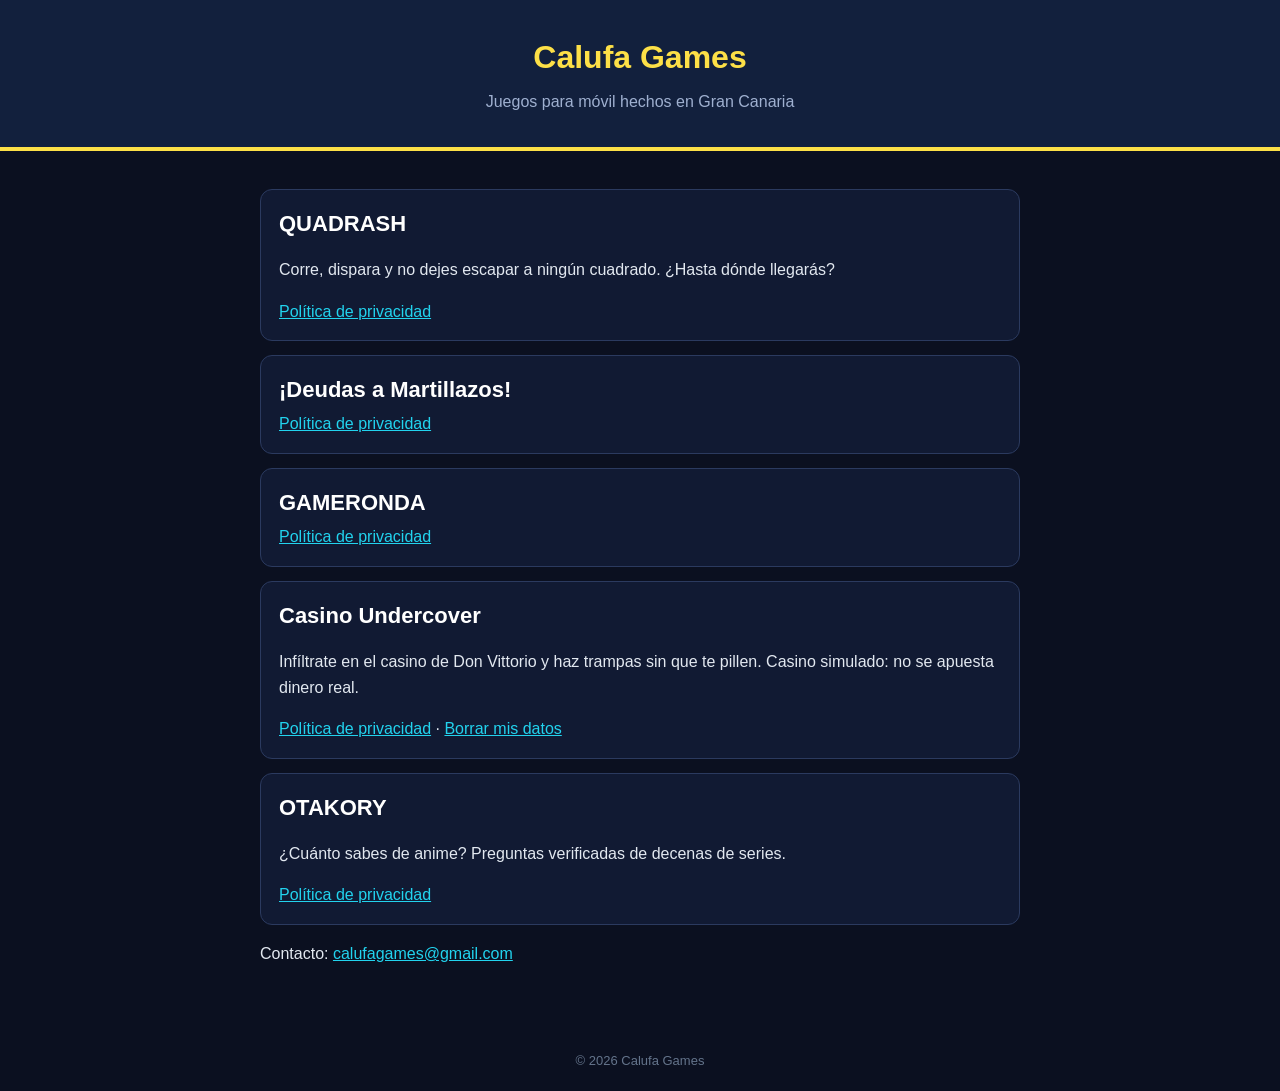
<file: index.html>
<!doctype html>
<html lang="es">
<head>
<meta charset="utf-8">
<meta name="viewport" content="width=device-width,initial-scale=1">
<title>Calufa Games</title>
<style>
  body{margin:0;background:#0b1020;color:#e2e8f0;font-family:Arial,Helvetica,sans-serif;line-height:1.6}
  header{background:#12203d;border-bottom:4px solid #fde047;padding:32px 20px;text-align:center}
  h1{margin:0;color:#fde047;font-size:32px}
  header p{margin:6px 0 0;color:#9fb0d0}
  main{max-width:760px;margin:0 auto;padding:24px 20px 48px}
  .game{background:#111a33;border:1px solid #2b3a5f;border-radius:12px;padding:16px 18px;margin:14px 0}
  .game h2{margin:0 0 4px;color:#fff;font-size:22px}
  a{color:#22d3ee}
  footer{text-align:center;color:#64748b;font-size:13px;padding:20px}
</style>
</head>
<body>
<header>
  <h1>Calufa Games</h1>
  <p>Juegos para móvil hechos en Gran Canaria</p>
</header>
<main>
  <div class="game">
    <h2>QUADRASH</h2>
    <p>Corre, dispara y no dejes escapar a ningún cuadrado. ¿Hasta dónde llegarás?</p>
    <a href="https://calufagames-art.github.io/quadrash-privacidad.html">Política de privacidad</a>
  </div>
  <div class="game">
    <h2>¡Deudas a Martillazos!</h2>
    <a href="https://calufagames-art.github.io/deudas-privacidad.html">Política de privacidad</a>
  </div>
  <div class="game">
    <h2>GAMERONDA</h2>
    <a href="https://calufagames-art.github.io/gameronda-privacidad.html">Política de privacidad</a>
  </div>
  <div class="game">
    <h2>Casino Undercover</h2>
    <p>Infíltrate en el casino de Don Vittorio y haz trampas sin que te pillen. Casino simulado: no se apuesta dinero real.</p>
    <a href="https://calufagames-art.github.io/casino-undercover/privacidad.html">Política de privacidad</a> ·
    <a href="https://calufagames-art.github.io/casino-undercover/borrar-datos.html">Borrar mis datos</a>
  </div>
  <div class="game">
    <h2>OTAKORY</h2>
    <p>¿Cuánto sabes de anime? Preguntas verificadas de decenas de series.</p>
    <a href="https://calufagames-art.github.io/otakory-privacidad.html">Política de privacidad</a>
  </div>
  <p>Contacto: <a href="mailto:calufagames@gmail.com">calufagames@gmail.com</a></p>
</main>
<footer>© 2026 Calufa Games</footer>
</body>
</html>
</file>
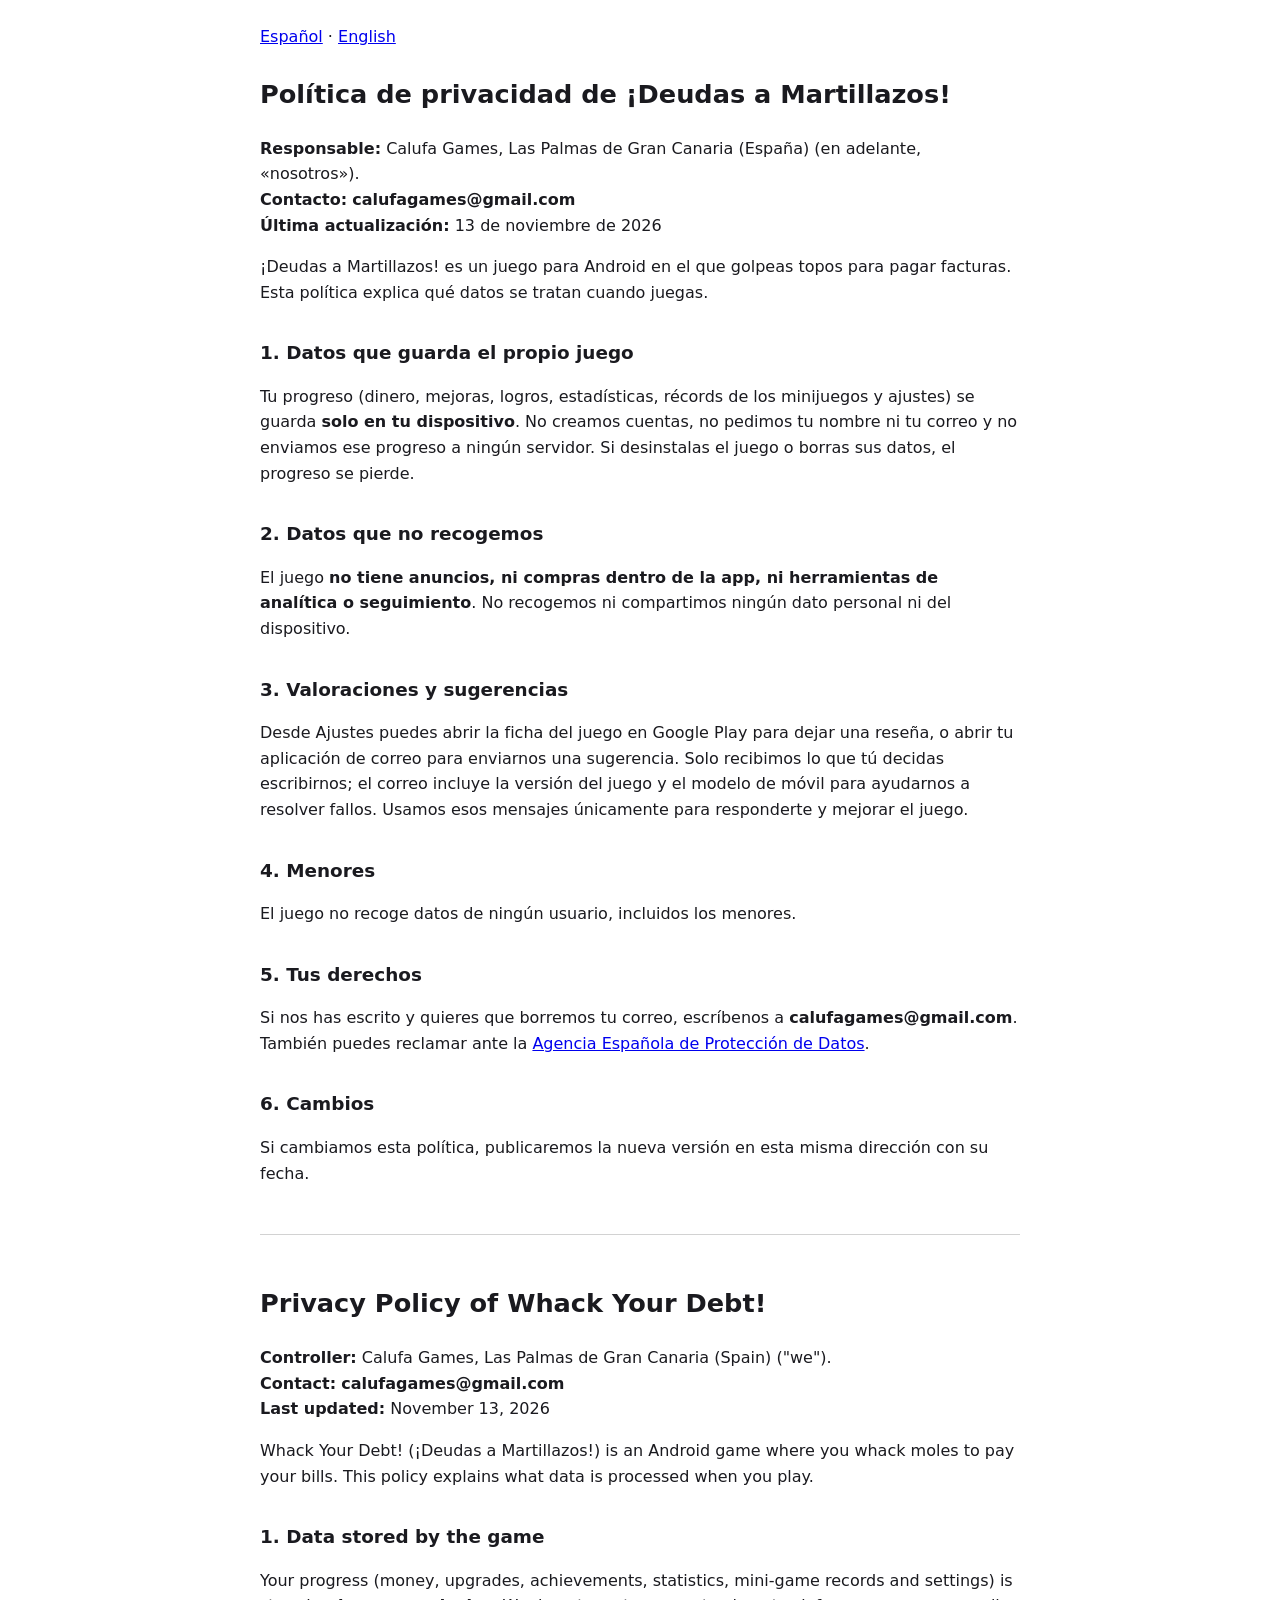
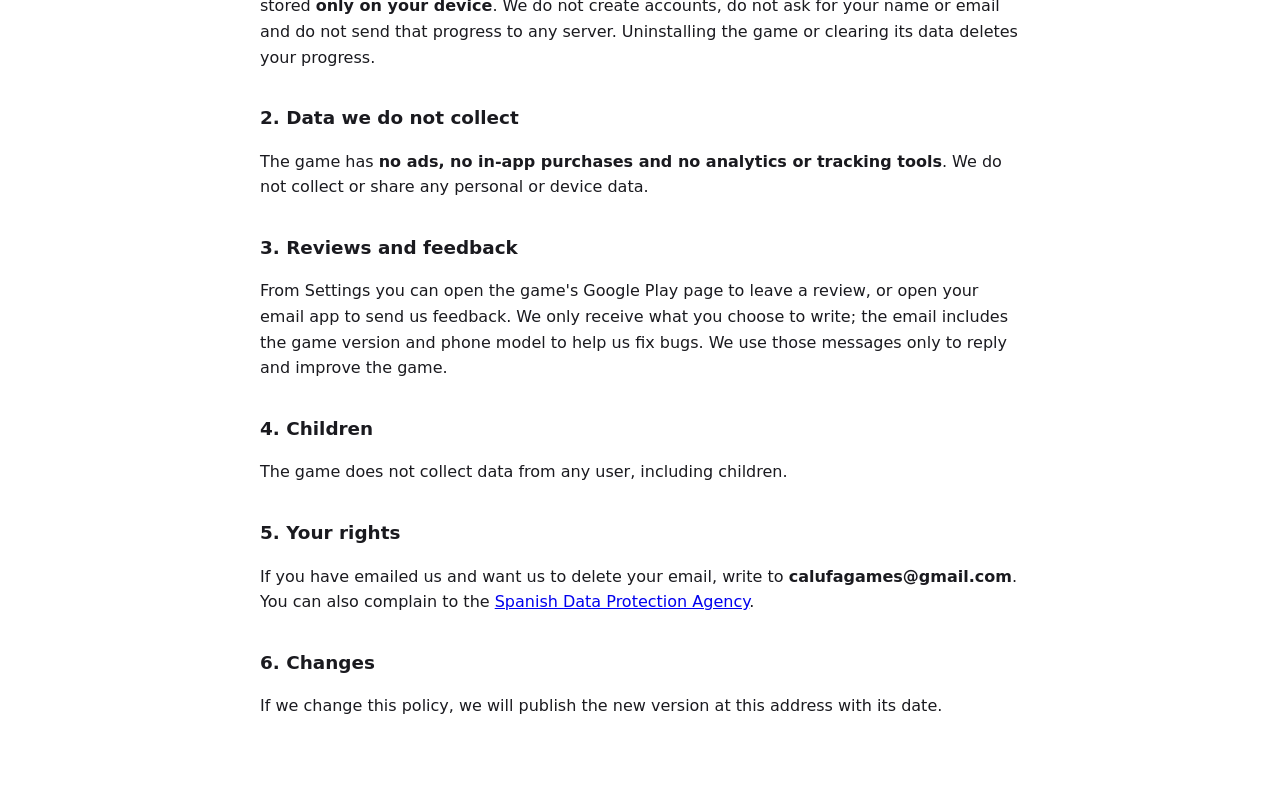
<file: deudas-privacidad.html>
<!doctype html>
<html lang="es"><head><meta charset="utf-8"><meta name="viewport" content="width=device-width,initial-scale=1">
<title>Política de privacidad · ¡Deudas a Martillazos! · Calufa Games</title>
<style>
:root{color-scheme:light dark}
body{font:16px/1.6 system-ui,-apple-system,Segoe UI,Roboto,sans-serif;max-width:760px;margin:0 auto;padding:24px 16px 60px;background:#fff;color:#1a1a1f}
@media(prefers-color-scheme:dark){body{background:#0b0d14;color:#e8e9f0}a{color:#7fb1ff}}
h1{font-size:1.6rem}h2{font-size:1.15rem;margin-top:1.8em}.lang{margin:0 0 1.5em}
code{background:rgba(127,127,127,.18);padding:1px 5px;border-radius:4px}
hr{margin:3em 0;border:0;border-top:1px solid rgba(127,127,127,.35)}
</style></head><body>
<p class="lang"><a href="#es">Español</a> · <a href="#en">English</a></p>

<section id="es">
<h1>Política de privacidad de ¡Deudas a Martillazos!</h1>
<p><b>Responsable:</b> Calufa Games, Las Palmas de Gran Canaria (España) (en adelante, «nosotros»).<br>
<b>Contacto:</b> <b>calufagames@gmail.com</b><br>
<b>Última actualización:</b> 13 de noviembre de 2026</p>

<p>¡Deudas a Martillazos! es un juego para Android en el que golpeas topos para pagar facturas. Esta política explica qué datos se tratan cuando juegas.</p>

<h2>1. Datos que guarda el propio juego</h2>
<p>Tu progreso (dinero, mejoras, logros, estadísticas, récords de los minijuegos y ajustes) se guarda <b>solo en tu dispositivo</b>. No creamos cuentas, no pedimos tu nombre ni tu correo y no enviamos ese progreso a ningún servidor. Si desinstalas el juego o borras sus datos, el progreso se pierde.</p>

<h2>2. Datos que no recogemos</h2>
<p>El juego <b>no tiene anuncios, ni compras dentro de la app, ni herramientas de analítica o seguimiento</b>. No recogemos ni compartimos ningún dato personal ni del dispositivo.</p>

<h2>3. Valoraciones y sugerencias</h2>
<p>Desde Ajustes puedes abrir la ficha del juego en Google Play para dejar una reseña, o abrir tu aplicación de correo para enviarnos una sugerencia. Solo recibimos lo que tú decidas escribirnos; el correo incluye la versión del juego y el modelo de móvil para ayudarnos a resolver fallos. Usamos esos mensajes únicamente para responderte y mejorar el juego.</p>

<h2>4. Menores</h2>
<p>El juego no recoge datos de ningún usuario, incluidos los menores.</p>

<h2>5. Tus derechos</h2>
<p>Si nos has escrito y quieres que borremos tu correo, escríbenos a <b>calufagames@gmail.com</b>. También puedes reclamar ante la <a href="https://www.aepd.es">Agencia Española de Protección de Datos</a>.</p>

<h2>6. Cambios</h2>
<p>Si cambiamos esta política, publicaremos la nueva versión en esta misma dirección con su fecha.</p>
</section>

<hr>

<section id="en" lang="en">
<h1>Privacy Policy of Whack Your Debt!</h1>
<p><b>Controller:</b> Calufa Games, Las Palmas de Gran Canaria (Spain) ("we").<br>
<b>Contact:</b> <b>calufagames@gmail.com</b><br>
<b>Last updated:</b> November 13, 2026</p>

<p>Whack Your Debt! (¡Deudas a Martillazos!) is an Android game where you whack moles to pay your bills. This policy explains what data is processed when you play.</p>

<h2>1. Data stored by the game</h2>
<p>Your progress (money, upgrades, achievements, statistics, mini-game records and settings) is stored <b>only on your device</b>. We do not create accounts, do not ask for your name or email and do not send that progress to any server. Uninstalling the game or clearing its data deletes your progress.</p>

<h2>2. Data we do not collect</h2>
<p>The game has <b>no ads, no in-app purchases and no analytics or tracking tools</b>. We do not collect or share any personal or device data.</p>

<h2>3. Reviews and feedback</h2>
<p>From Settings you can open the game's Google Play page to leave a review, or open your email app to send us feedback. We only receive what you choose to write; the email includes the game version and phone model to help us fix bugs. We use those messages only to reply and improve the game.</p>

<h2>4. Children</h2>
<p>The game does not collect data from any user, including children.</p>

<h2>5. Your rights</h2>
<p>If you have emailed us and want us to delete your email, write to <b>calufagames@gmail.com</b>. You can also complain to the <a href="https://www.aepd.es">Spanish Data Protection Agency</a>.</p>

<h2>6. Changes</h2>
<p>If we change this policy, we will publish the new version at this address with its date.</p>
</section>
</body></html>
</file>
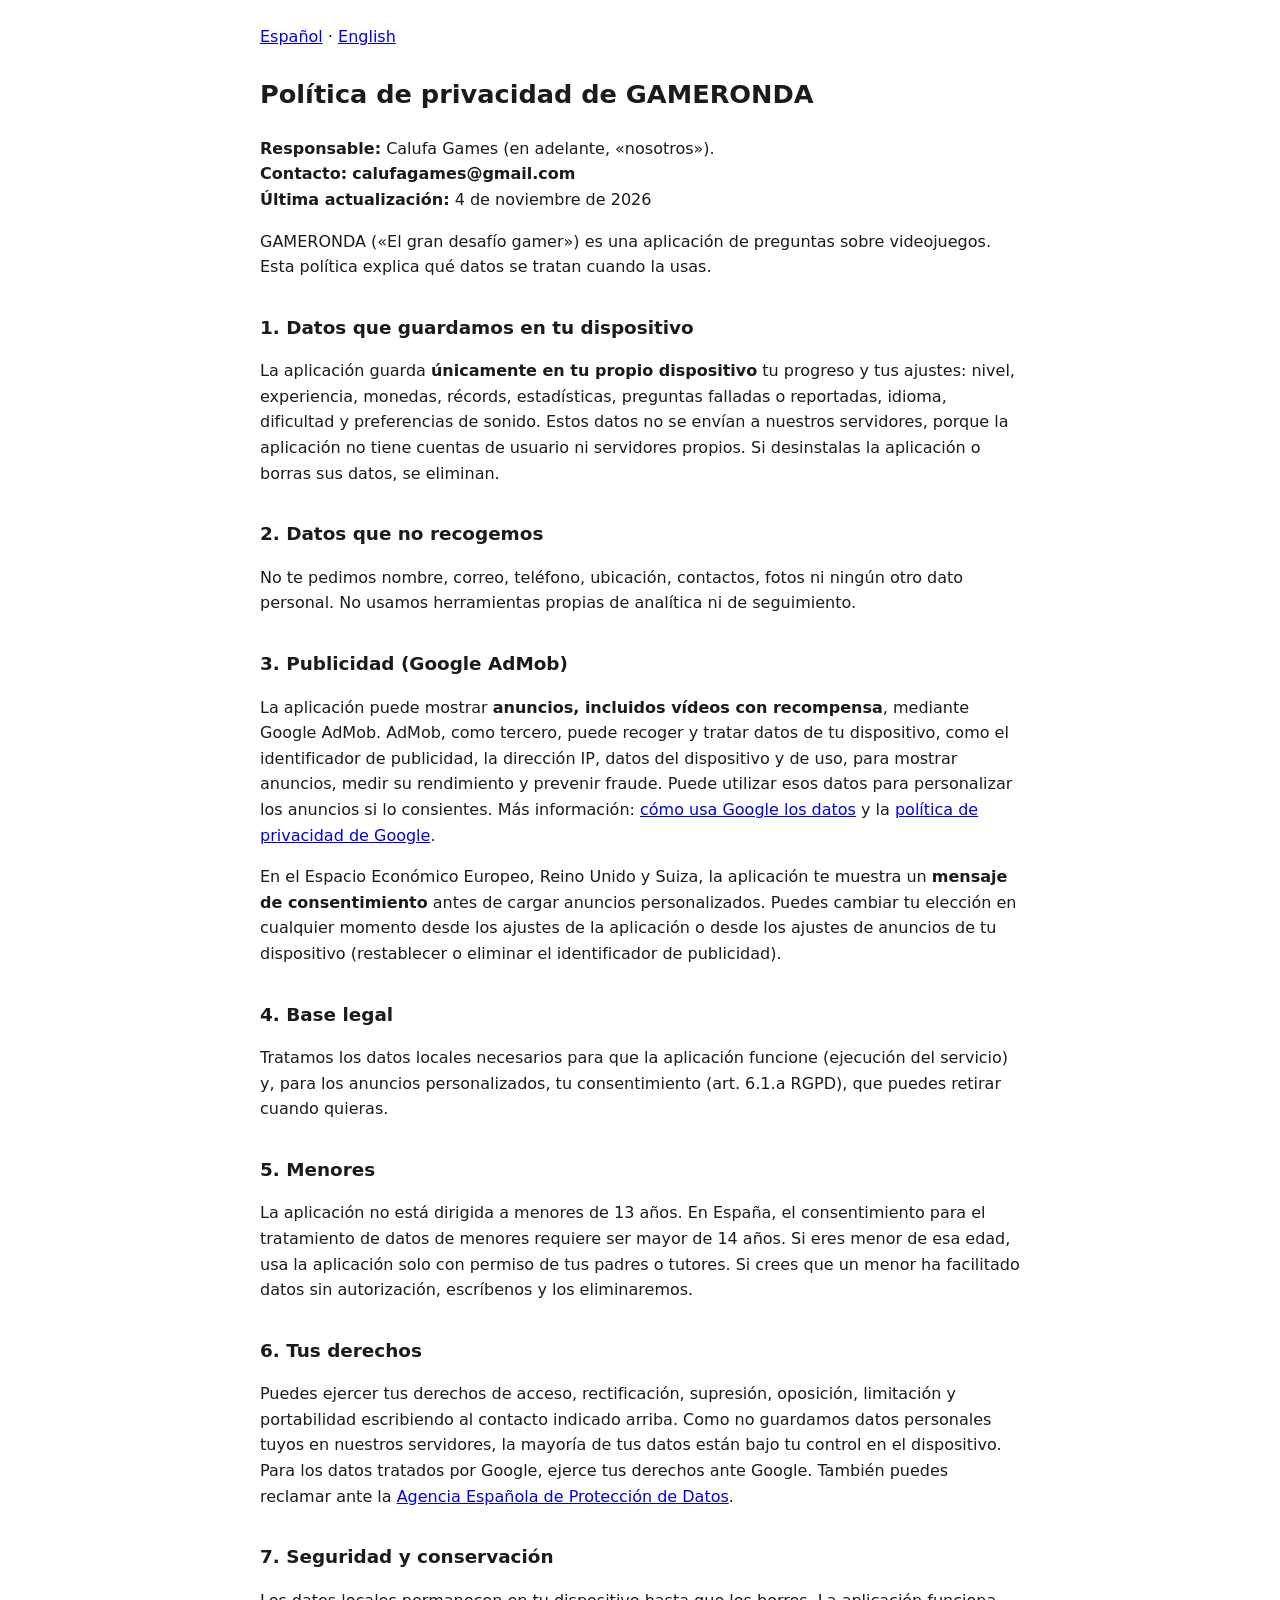
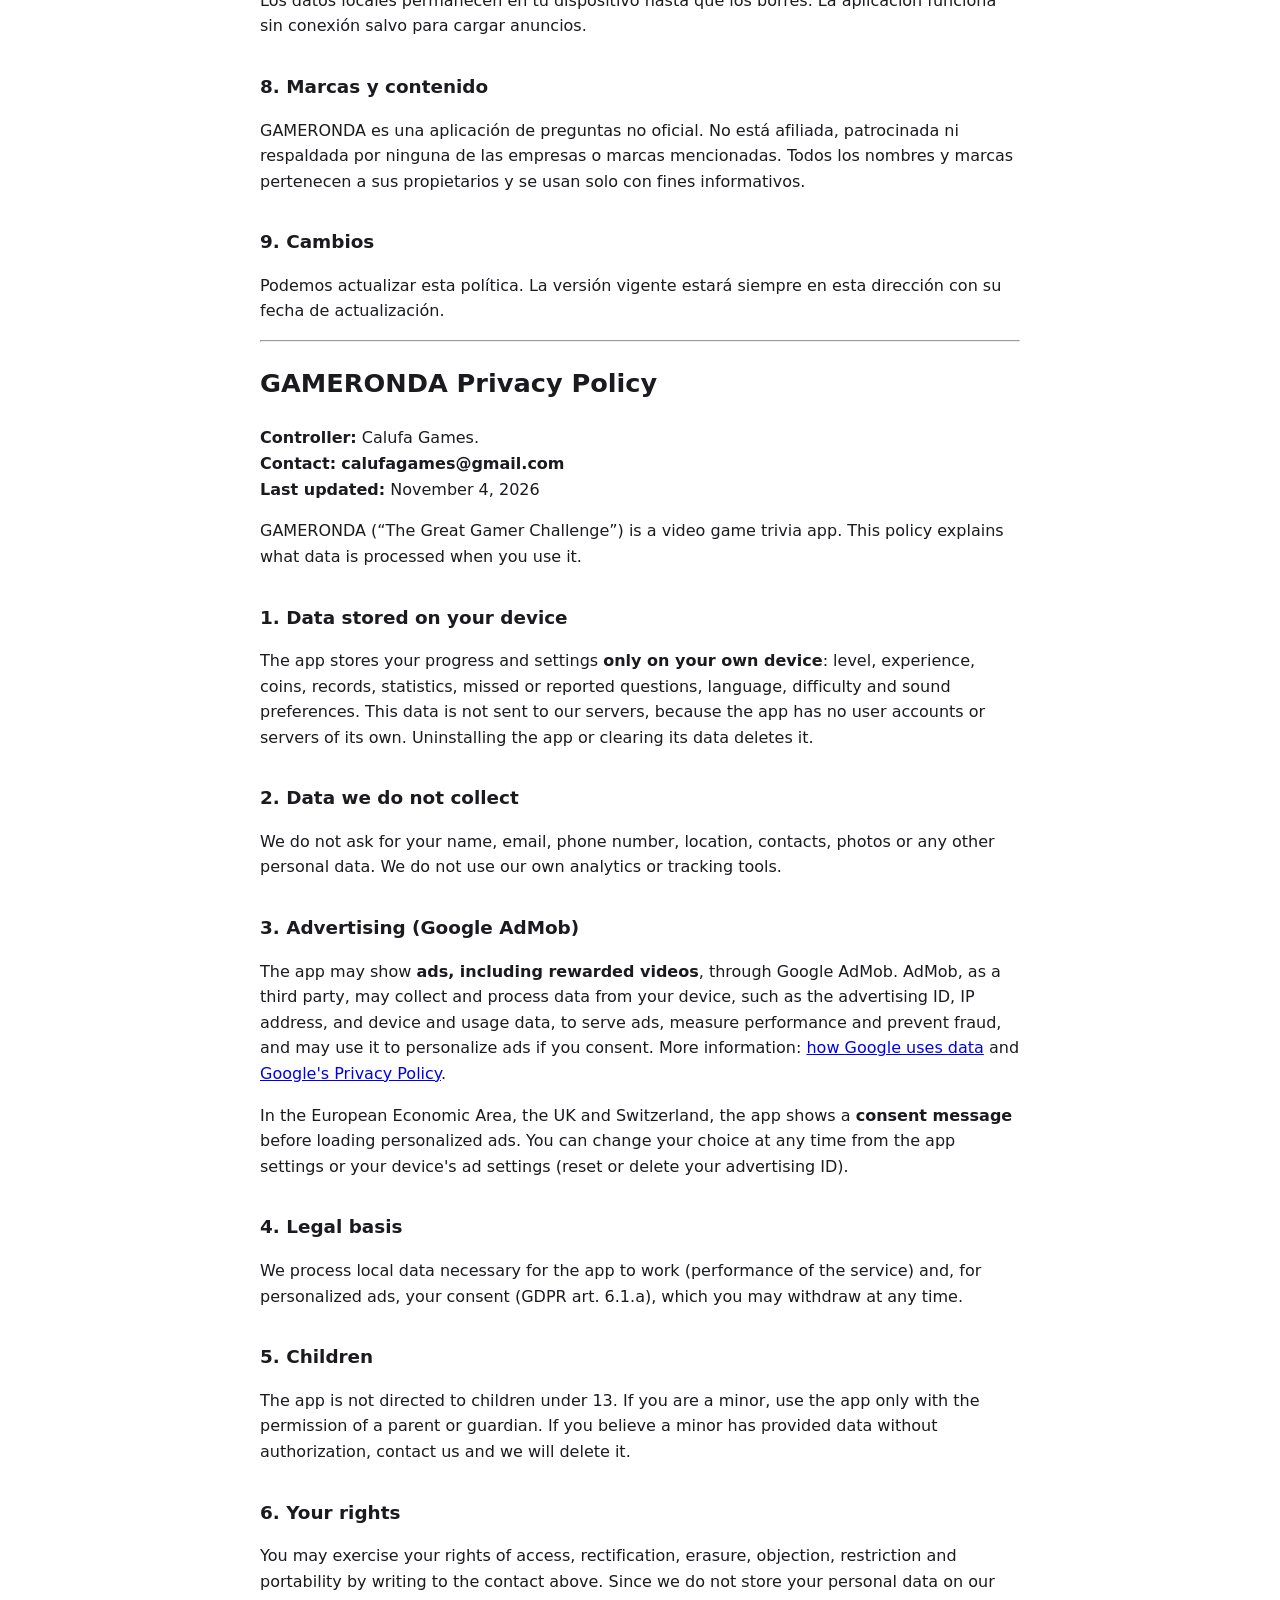
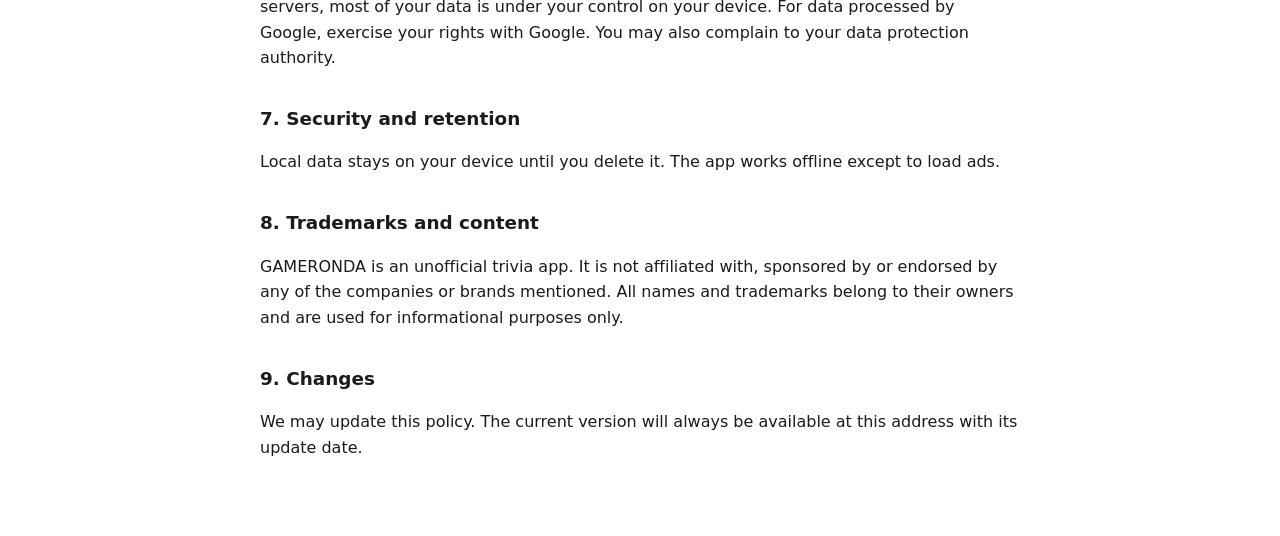
<file: gameronda-privacidad.html>
<!doctype html>
<html lang="es"><head><meta charset="utf-8"><meta name="viewport" content="width=device-width,initial-scale=1">
<title>Política de privacidad · GAMERONDA · Calufa Games</title>
<style>
:root{color-scheme:light dark}
body{font:16px/1.6 system-ui,-apple-system,Segoe UI,Roboto,sans-serif;max-width:760px;margin:0 auto;padding:24px 16px 60px;background:#fff;color:#1a1a1f}
@media(prefers-color-scheme:dark){body{background:#0b0d14;color:#e8e9f0}a{color:#7fb1ff}}
h1{font-size:1.6rem}h2{font-size:1.15rem;margin-top:1.8em}.lang{margin:0 0 1.5em}
code{background:rgba(127,127,127,.18);padding:1px 5px;border-radius:4px}
</style></head><body>
<p class="lang"><a href="#es">Español</a> · <a href="#en">English</a></p>

<section id="es">
<h1>Política de privacidad de GAMERONDA</h1>
<p><b>Responsable:</b> Calufa Games (en adelante, «nosotros»).<br>
<b>Contacto:</b> <b>calufagames@gmail.com</b><br>
<b>Última actualización:</b> 4 de noviembre de 2026</p>

<p>GAMERONDA («El gran desafío gamer») es una aplicación de preguntas sobre videojuegos. Esta política explica qué datos se tratan cuando la usas.</p>

<h2>1. Datos que guardamos en tu dispositivo</h2>
<p>La aplicación guarda <b>únicamente en tu propio dispositivo</b> tu progreso y tus ajustes: nivel, experiencia, monedas, récords, estadísticas, preguntas falladas o reportadas, idioma, dificultad y preferencias de sonido. Estos datos no se envían a nuestros servidores, porque la aplicación no tiene cuentas de usuario ni servidores propios. Si desinstalas la aplicación o borras sus datos, se eliminan.</p>

<h2>2. Datos que no recogemos</h2>
<p>No te pedimos nombre, correo, teléfono, ubicación, contactos, fotos ni ningún otro dato personal. No usamos herramientas propias de analítica ni de seguimiento.</p>

<h2>3. Publicidad (Google AdMob)</h2>
<p>La aplicación puede mostrar <b>anuncios, incluidos vídeos con recompensa</b>, mediante Google AdMob. AdMob, como tercero, puede recoger y tratar datos de tu dispositivo, como el identificador de publicidad, la dirección IP, datos del dispositivo y de uso, para mostrar anuncios, medir su rendimiento y prevenir fraude. Puede utilizar esos datos para personalizar los anuncios si lo consientes. Más información: <a href="https://policies.google.com/technologies/partner-sites">cómo usa Google los datos</a> y la <a href="https://policies.google.com/privacy">política de privacidad de Google</a>.</p>
<p>En el Espacio Económico Europeo, Reino Unido y Suiza, la aplicación te muestra un <b>mensaje de consentimiento</b> antes de cargar anuncios personalizados. Puedes cambiar tu elección en cualquier momento desde los ajustes de la aplicación o desde los ajustes de anuncios de tu dispositivo (restablecer o eliminar el identificador de publicidad).</p>

<h2>4. Base legal</h2>
<p>Tratamos los datos locales necesarios para que la aplicación funcione (ejecución del servicio) y, para los anuncios personalizados, tu consentimiento (art. 6.1.a RGPD), que puedes retirar cuando quieras.</p>

<h2>5. Menores</h2>
<p>La aplicación no está dirigida a menores de 13 años. En España, el consentimiento para el tratamiento de datos de menores requiere ser mayor de 14 años. Si eres menor de esa edad, usa la aplicación solo con permiso de tus padres o tutores. Si crees que un menor ha facilitado datos sin autorización, escríbenos y los eliminaremos.</p>

<h2>6. Tus derechos</h2>
<p>Puedes ejercer tus derechos de acceso, rectificación, supresión, oposición, limitación y portabilidad escribiendo al contacto indicado arriba. Como no guardamos datos personales tuyos en nuestros servidores, la mayoría de tus datos están bajo tu control en el dispositivo. Para los datos tratados por Google, ejerce tus derechos ante Google. También puedes reclamar ante la <a href="https://www.aepd.es">Agencia Española de Protección de Datos</a>.</p>

<h2>7. Seguridad y conservación</h2>
<p>Los datos locales permanecen en tu dispositivo hasta que los borres. La aplicación funciona sin conexión salvo para cargar anuncios.</p>

<h2>8. Marcas y contenido</h2>
<p>GAMERONDA es una aplicación de preguntas no oficial. No está afiliada, patrocinada ni respaldada por ninguna de las empresas o marcas mencionadas. Todos los nombres y marcas pertenecen a sus propietarios y se usan solo con fines informativos.</p>

<h2>9. Cambios</h2>
<p>Podemos actualizar esta política. La versión vigente estará siempre en esta dirección con su fecha de actualización.</p>
</section>

<hr>

<section id="en">
<h1>GAMERONDA Privacy Policy</h1>
<p><b>Controller:</b> Calufa Games.<br>
<b>Contact:</b> <b>calufagames@gmail.com</b><br>
<b>Last updated:</b> November 4, 2026</p>

<p>GAMERONDA (“The Great Gamer Challenge”) is a video game trivia app. This policy explains what data is processed when you use it.</p>

<h2>1. Data stored on your device</h2>
<p>The app stores your progress and settings <b>only on your own device</b>: level, experience, coins, records, statistics, missed or reported questions, language, difficulty and sound preferences. This data is not sent to our servers, because the app has no user accounts or servers of its own. Uninstalling the app or clearing its data deletes it.</p>

<h2>2. Data we do not collect</h2>
<p>We do not ask for your name, email, phone number, location, contacts, photos or any other personal data. We do not use our own analytics or tracking tools.</p>

<h2>3. Advertising (Google AdMob)</h2>
<p>The app may show <b>ads, including rewarded videos</b>, through Google AdMob. AdMob, as a third party, may collect and process data from your device, such as the advertising ID, IP address, and device and usage data, to serve ads, measure performance and prevent fraud, and may use it to personalize ads if you consent. More information: <a href="https://policies.google.com/technologies/partner-sites">how Google uses data</a> and <a href="https://policies.google.com/privacy">Google's Privacy Policy</a>.</p>
<p>In the European Economic Area, the UK and Switzerland, the app shows a <b>consent message</b> before loading personalized ads. You can change your choice at any time from the app settings or your device's ad settings (reset or delete your advertising ID).</p>

<h2>4. Legal basis</h2>
<p>We process local data necessary for the app to work (performance of the service) and, for personalized ads, your consent (GDPR art. 6.1.a), which you may withdraw at any time.</p>

<h2>5. Children</h2>
<p>The app is not directed to children under 13. If you are a minor, use the app only with the permission of a parent or guardian. If you believe a minor has provided data without authorization, contact us and we will delete it.</p>

<h2>6. Your rights</h2>
<p>You may exercise your rights of access, rectification, erasure, objection, restriction and portability by writing to the contact above. Since we do not store your personal data on our servers, most of your data is under your control on your device. For data processed by Google, exercise your rights with Google. You may also complain to your data protection authority.</p>

<h2>7. Security and retention</h2>
<p>Local data stays on your device until you delete it. The app works offline except to load ads.</p>

<h2>8. Trademarks and content</h2>
<p>GAMERONDA is an unofficial trivia app. It is not affiliated with, sponsored by or endorsed by any of the companies or brands mentioned. All names and trademarks belong to their owners and are used for informational purposes only.</p>

<h2>9. Changes</h2>
<p>We may update this policy. The current version will always be available at this address with its update date.</p>
</section>
</body></html>
</file>
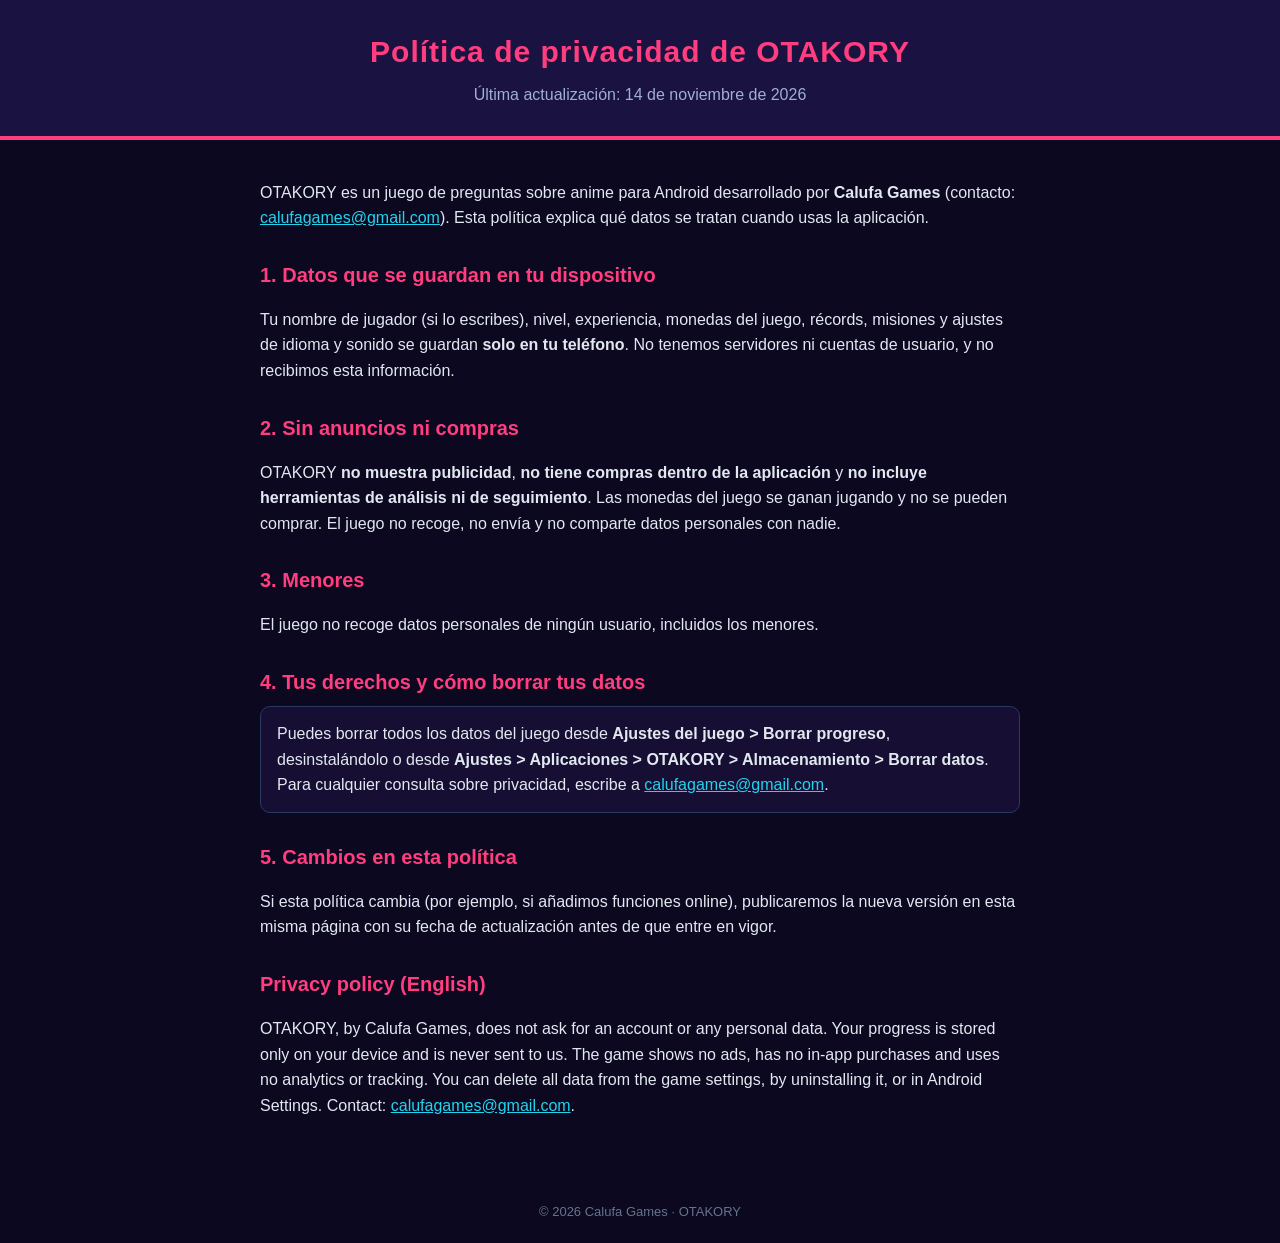
<file: otakory-privacidad.html>
<!doctype html>
<html lang="es">
<head>
<meta charset="utf-8">
<meta name="viewport" content="width=device-width,initial-scale=1">
<title>Política de privacidad – OTAKORY</title>
<style>
  body{margin:0;background:#0b0820;color:#e2e8f0;font-family:Arial,Helvetica,sans-serif;line-height:1.6}
  header{background:#1a1240;border-bottom:4px solid #ff3d7f;padding:28px 20px;text-align:center}
  .logo{display:flex;justify-content:center;gap:6px;margin-bottom:10px}
  .logo span{width:18px;height:18px;border:2px solid #fff}
  h1{margin:0;font-size:30px;color:#ff3d7f;letter-spacing:1px}
  header p{margin:6px 0 0;color:#9fb0d0}
  main{max-width:760px;margin:0 auto;padding:24px 20px 48px}
  h2{color:#ff3d7f;font-size:20px;margin:28px 0 8px}
  a{color:#22d3ee}
  ul{padding-left:22px}
  .box{background:#160f33;border:1px solid #2b3a5f;border-radius:10px;padding:14px 16px}
  footer{text-align:center;color:#64748b;font-size:13px;padding:20px}
</style>
</head>
<body>
<header>
  <h1>Política de privacidad de OTAKORY</h1>
  <p>Última actualización: 14 de noviembre de 2026</p>
</header>
<main>
  <p>OTAKORY es un juego de preguntas sobre anime para Android desarrollado por <b>Calufa Games</b> (contacto: <a href="mailto:calufagames@gmail.com">calufagames@gmail.com</a>). Esta política explica qué datos se tratan cuando usas la aplicación.</p>

  <h2>1. Datos que se guardan en tu dispositivo</h2>
  <p>Tu nombre de jugador (si lo escribes), nivel, experiencia, monedas del juego, récords, misiones y ajustes de idioma y sonido se guardan <b>solo en tu teléfono</b>. No tenemos servidores ni cuentas de usuario, y no recibimos esta información.</p>

  <h2>2. Sin anuncios ni compras</h2>
  <p>OTAKORY <b>no muestra publicidad</b>, <b>no tiene compras dentro de la aplicación</b> y <b>no incluye herramientas de análisis ni de seguimiento</b>. Las monedas del juego se ganan jugando y no se pueden comprar. El juego no recoge, no envía y no comparte datos personales con nadie.</p>

  <h2>3. Menores</h2>
  <p>El juego no recoge datos personales de ningún usuario, incluidos los menores.</p>

  <h2>4. Tus derechos y cómo borrar tus datos</h2>
  <div class="box">Puedes borrar todos los datos del juego desde <b>Ajustes del juego &gt; Borrar progreso</b>, desinstalándolo o desde <b>Ajustes &gt; Aplicaciones &gt; OTAKORY &gt; Almacenamiento &gt; Borrar datos</b>. Para cualquier consulta sobre privacidad, escribe a <a href="mailto:calufagames@gmail.com">calufagames@gmail.com</a>.</div>

  <h2>5. Cambios en esta política</h2>
  <p>Si esta política cambia (por ejemplo, si añadimos funciones online), publicaremos la nueva versión en esta misma página con su fecha de actualización antes de que entre en vigor.</p>

  <h2>Privacy policy (English)</h2>
  <p>OTAKORY, by Calufa Games, does not ask for an account or any personal data. Your progress is stored only on your device and is never sent to us. The game shows no ads, has no in-app purchases and uses no analytics or tracking. You can delete all data from the game settings, by uninstalling it, or in Android Settings. Contact: <a href="mailto:calufagames@gmail.com">calufagames@gmail.com</a>.</p>
</main>
<footer>© 2026 Calufa Games · OTAKORY</footer>
</body>
</html>
</file>
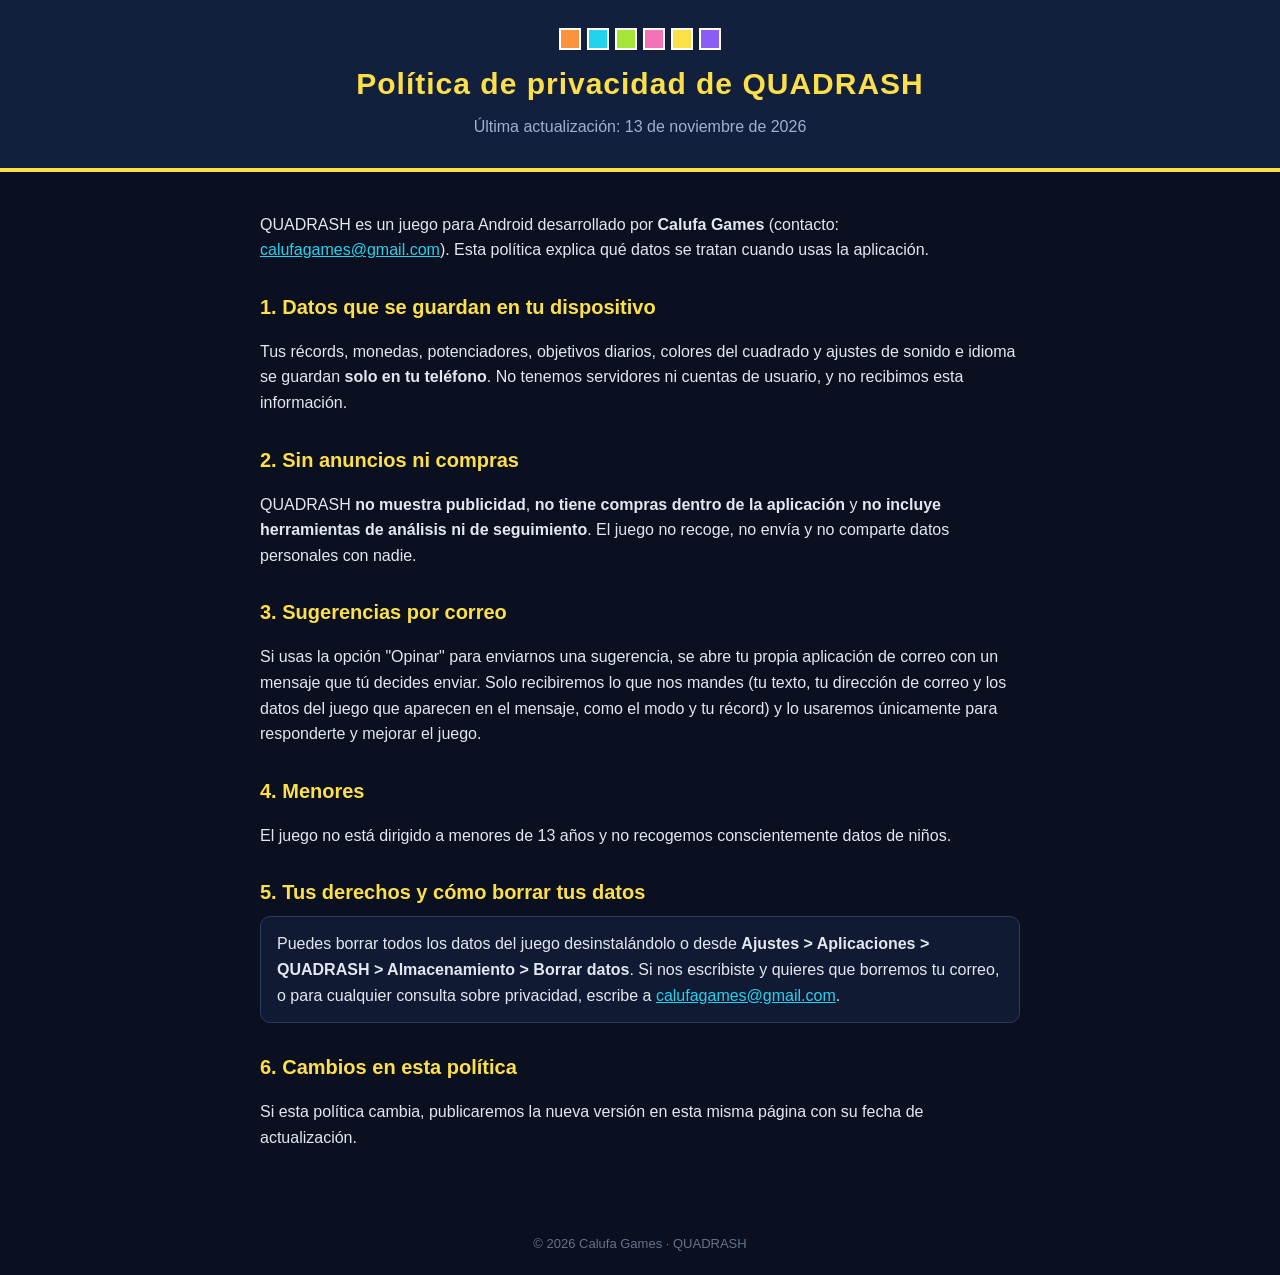
<file: quadrash-privacidad.html>
<!doctype html>
<html lang="es">
<head>
<meta charset="utf-8">
<meta name="viewport" content="width=device-width,initial-scale=1">
<title>Política de privacidad – QUADRASH</title>
<style>
  body{margin:0;background:#0b1020;color:#e2e8f0;font-family:Arial,Helvetica,sans-serif;line-height:1.6}
  header{background:#12203d;border-bottom:4px solid #fde047;padding:28px 20px;text-align:center}
  .logo{display:flex;justify-content:center;gap:6px;margin-bottom:10px}
  .logo span{width:18px;height:18px;border:2px solid #fff}
  h1{margin:0;font-size:30px;color:#fde047;letter-spacing:1px}
  header p{margin:6px 0 0;color:#9fb0d0}
  main{max-width:760px;margin:0 auto;padding:24px 20px 48px}
  h2{color:#fde047;font-size:20px;margin:28px 0 8px}
  a{color:#22d3ee}
  ul{padding-left:22px}
  .box{background:#111a33;border:1px solid #2b3a5f;border-radius:10px;padding:14px 16px}
  footer{text-align:center;color:#64748b;font-size:13px;padding:20px}
</style>
</head>
<body>
<header>
  <div class="logo"><span style="background:#fb923c"></span><span style="background:#22d3ee"></span><span style="background:#a3e635"></span><span style="background:#f472b6"></span><span style="background:#fde047"></span><span style="background:#8b5cf6"></span></div>
  <h1>Política de privacidad de QUADRASH</h1>
  <p>Última actualización: 13 de noviembre de 2026</p>
</header>
<main>
  <p>QUADRASH es un juego para Android desarrollado por <b>Calufa Games</b> (contacto: <a href="mailto:calufagames@gmail.com">calufagames@gmail.com</a>). Esta política explica qué datos se tratan cuando usas la aplicación.</p>

  <h2>1. Datos que se guardan en tu dispositivo</h2>
  <p>Tus récords, monedas, potenciadores, objetivos diarios, colores del cuadrado y ajustes de sonido e idioma se guardan <b>solo en tu teléfono</b>. No tenemos servidores ni cuentas de usuario, y no recibimos esta información.</p>

  <h2>2. Sin anuncios ni compras</h2>
  <p>QUADRASH <b>no muestra publicidad</b>, <b>no tiene compras dentro de la aplicación</b> y <b>no incluye herramientas de análisis ni de seguimiento</b>. El juego no recoge, no envía y no comparte datos personales con nadie.</p>

  <h2>3. Sugerencias por correo</h2>
  <p>Si usas la opción "Opinar" para enviarnos una sugerencia, se abre tu propia aplicación de correo con un mensaje que tú decides enviar. Solo recibiremos lo que nos mandes (tu texto, tu dirección de correo y los datos del juego que aparecen en el mensaje, como el modo y tu récord) y lo usaremos únicamente para responderte y mejorar el juego.</p>

  <h2>4. Menores</h2>
  <p>El juego no está dirigido a menores de 13 años y no recogemos conscientemente datos de niños.</p>

  <h2>5. Tus derechos y cómo borrar tus datos</h2>
  <div class="box">Puedes borrar todos los datos del juego desinstalándolo o desde <b>Ajustes &gt; Aplicaciones &gt; QUADRASH &gt; Almacenamiento &gt; Borrar datos</b>. Si nos escribiste y quieres que borremos tu correo, o para cualquier consulta sobre privacidad, escribe a <a href="mailto:calufagames@gmail.com">calufagames@gmail.com</a>.</div>

  <h2>6. Cambios en esta política</h2>
  <p>Si esta política cambia, publicaremos la nueva versión en esta misma página con su fecha de actualización.</p>
</main>
<footer>© 2026 Calufa Games · QUADRASH</footer>
</body>
</html>
</file>
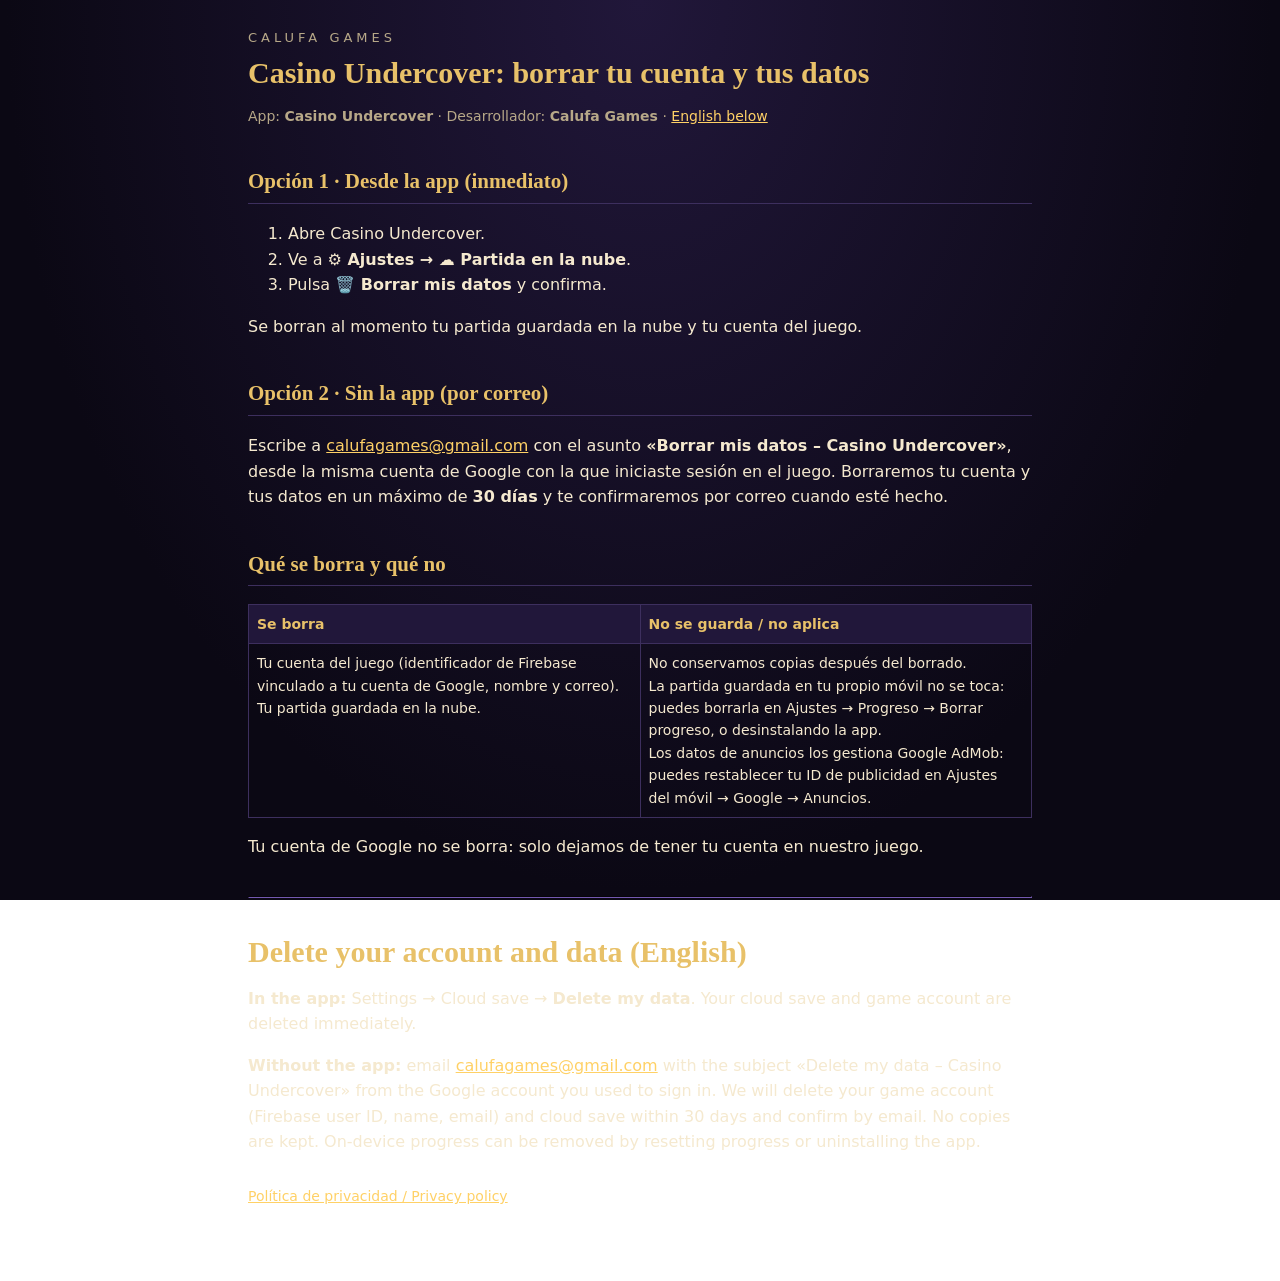
<file: casino-undercover/borrar-datos.html>
<!DOCTYPE html>
<html lang="es">
<head>
<meta charset="UTF-8">
<meta name="viewport" content="width=device-width,initial-scale=1">
<title>Borrar mis datos · Casino Undercover</title>
<link rel="stylesheet" href="estilo.css">
</head>
<body><main>
<div class="logo">CALUFA GAMES</div>
<h1>Casino Undercover: borrar tu cuenta y tus datos</h1>
<p class="mut">App: <b>Casino Undercover</b> · Desarrollador: <b>Calufa Games</b> · <a href="#english">English below</a></p>

<h2>Opción 1 · Desde la app (inmediato)</h2>
<ol>
<li>Abre Casino Undercover.</li>
<li>Ve a <b>⚙️ Ajustes → ☁️ Partida en la nube</b>.</li>
<li>Pulsa <b>🗑️ Borrar mis datos</b> y confirma.</li>
</ol>
<p>Se borran al momento tu partida guardada en la nube y tu cuenta del juego.</p>

<h2>Opción 2 · Sin la app (por correo)</h2>
<p>Escribe a <a href="mailto:calufagames@gmail.com?subject=Borrar%20mis%20datos%20-%20Casino%20Undercover">calufagames@gmail.com</a> con el asunto <b>«Borrar mis datos – Casino Undercover»</b>, desde la misma cuenta de Google con la que iniciaste sesión en el juego. Borraremos tu cuenta y tus datos en un máximo de <b>30 días</b> y te confirmaremos por correo cuando esté hecho.</p>

<h2>Qué se borra y qué no</h2>
<table>
<tr><th>Se borra</th><th>No se guarda / no aplica</th></tr>
<tr><td>Tu cuenta del juego (identificador de Firebase vinculado a tu cuenta de Google, nombre y correo).<br>Tu partida guardada en la nube.</td><td>No conservamos copias después del borrado.<br>La partida guardada en tu propio móvil no se toca: puedes borrarla en Ajustes → Progreso → Borrar progreso, o desinstalando la app.<br>Los datos de anuncios los gestiona Google AdMob: puedes restablecer tu ID de publicidad en Ajustes del móvil → Google → Anuncios.</td></tr>
</table>
<p>Tu cuenta de Google no se borra: solo dejamos de tener tu cuenta en nuestro juego.</p>

<hr style="border-color:#3d2f5e;margin:36px 0">
<h1 id="english">Delete your account and data (English)</h1>
<p><b>In the app:</b> Settings → Cloud save → <b>Delete my data</b>. Your cloud save and game account are deleted immediately.</p>
<p><b>Without the app:</b> email <a href="mailto:calufagames@gmail.com?subject=Delete%20my%20data%20-%20Casino%20Undercover">calufagames@gmail.com</a> with the subject «Delete my data – Casino Undercover» from the Google account you used to sign in. We will delete your game account (Firebase user ID, name, email) and cloud save within 30 days and confirm by email. No copies are kept. On-device progress can be removed by resetting progress or uninstalling the app.</p>
<p class="mut" style="margin-top:30px"><a href="privacidad.html">Política de privacidad / Privacy policy</a></p>
</main></body></html>
</file>
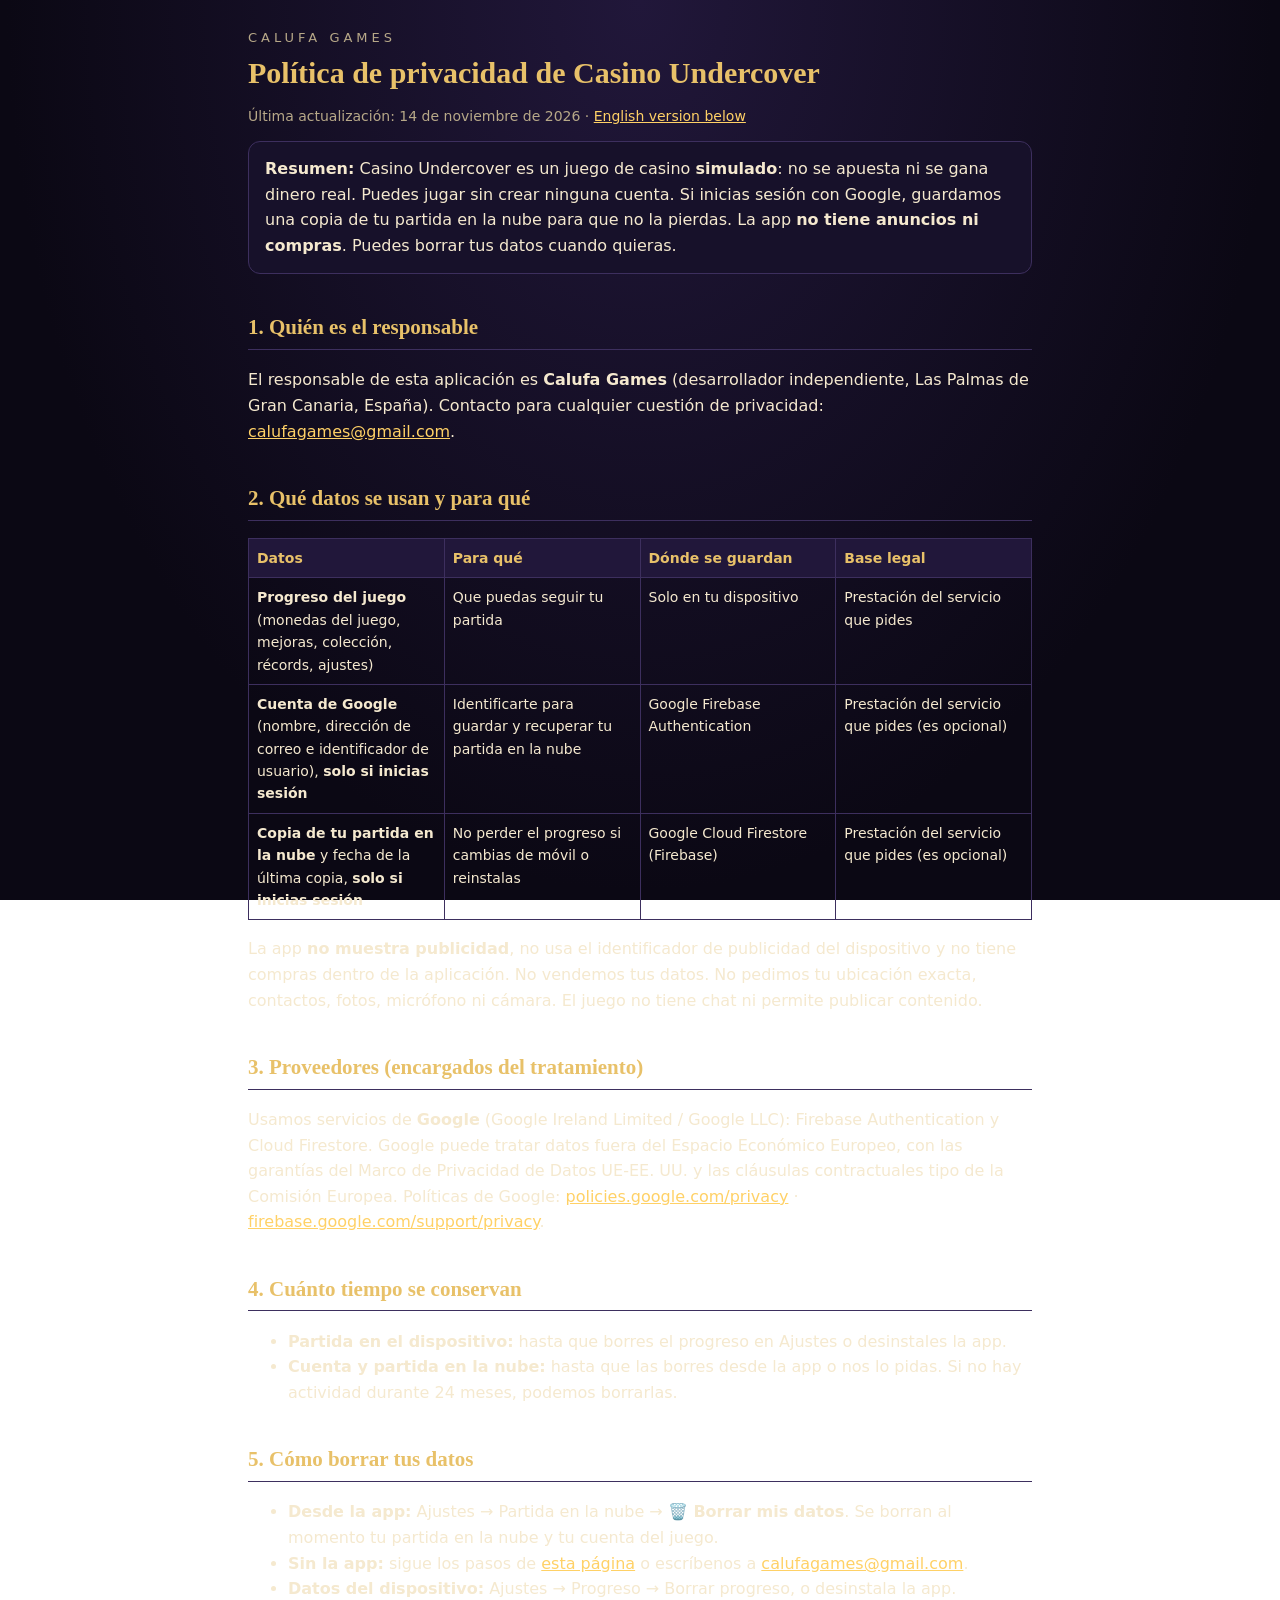
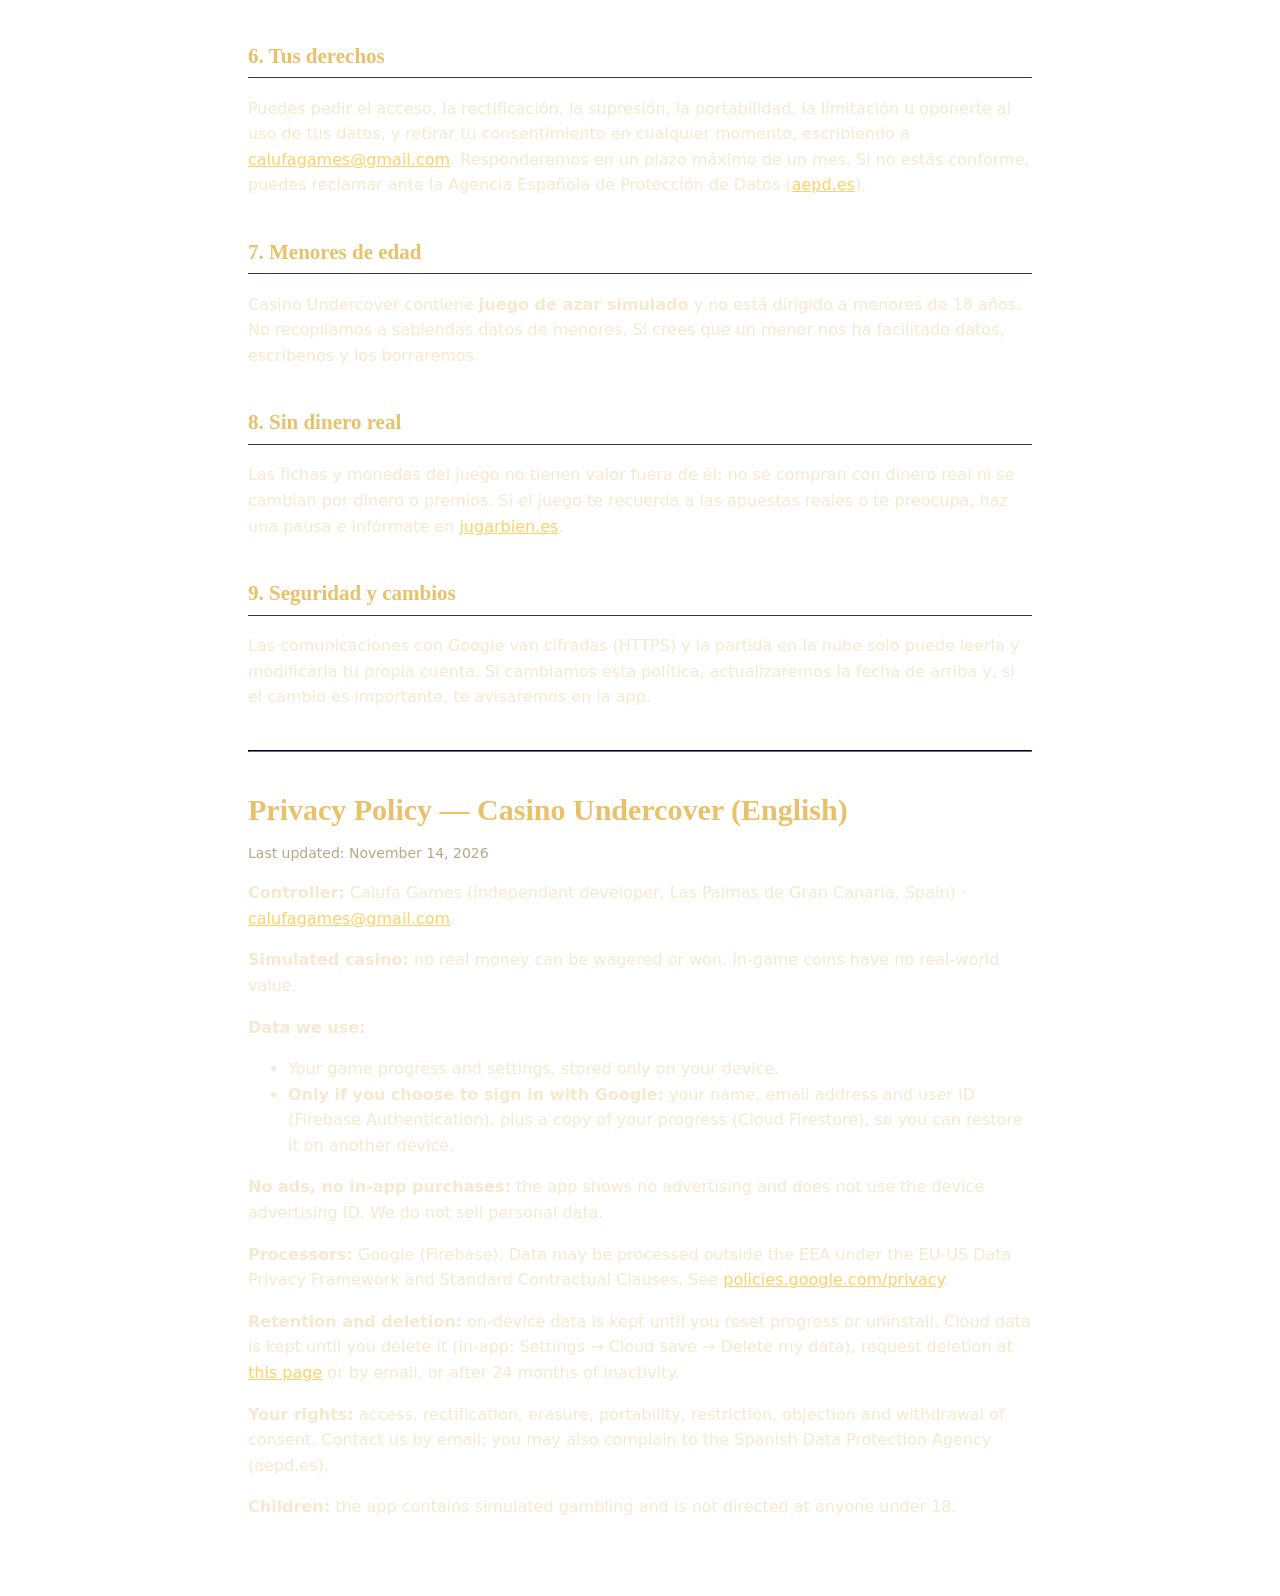
<file: casino-undercover/privacidad.html>
<!DOCTYPE html>
<html lang="es">
<head>
<meta charset="UTF-8">
<meta name="viewport" content="width=device-width,initial-scale=1">
<title>Política de privacidad · Casino Undercover</title>
<link rel="stylesheet" href="estilo.css">
</head>
<body><main>
<div class="logo">CALUFA GAMES</div>
<h1>Política de privacidad de Casino Undercover</h1>
<p class="mut">Última actualización: 14 de noviembre de 2026 · <a href="#english">English version below</a></p>

<div class="box">
<b>Resumen:</b> Casino Undercover es un juego de casino <b>simulado</b>: no se apuesta ni se gana dinero real. Puedes jugar sin crear ninguna cuenta. Si inicias sesión con Google, guardamos una copia de tu partida en la nube para que no la pierdas. La app <b>no tiene anuncios ni compras</b>. Puedes borrar tus datos cuando quieras.
</div>

<h2>1. Quién es el responsable</h2>
<p>El responsable de esta aplicación es <b>Calufa Games</b> (desarrollador independiente, Las Palmas de Gran Canaria, España). Contacto para cualquier cuestión de privacidad: <a href="mailto:calufagames@gmail.com">calufagames@gmail.com</a>.</p>

<h2>2. Qué datos se usan y para qué</h2>
<table>
<tr><th>Datos</th><th>Para qué</th><th>Dónde se guardan</th><th>Base legal</th></tr>
<tr><td><b>Progreso del juego</b> (monedas del juego, mejoras, colección, récords, ajustes)</td><td>Que puedas seguir tu partida</td><td>Solo en tu dispositivo</td><td>Prestación del servicio que pides</td></tr>
<tr><td><b>Cuenta de Google</b> (nombre, dirección de correo e identificador de usuario), <b>solo si inicias sesión</b></td><td>Identificarte para guardar y recuperar tu partida en la nube</td><td>Google Firebase Authentication</td><td>Prestación del servicio que pides (es opcional)</td></tr>
<tr><td><b>Copia de tu partida en la nube</b> y fecha de la última copia, <b>solo si inicias sesión</b></td><td>No perder el progreso si cambias de móvil o reinstalas</td><td>Google Cloud Firestore (Firebase)</td><td>Prestación del servicio que pides (es opcional)</td></tr>
</table>
<p>La app <b>no muestra publicidad</b>, no usa el identificador de publicidad del dispositivo y no tiene compras dentro de la aplicación. No vendemos tus datos. No pedimos tu ubicación exacta, contactos, fotos, micrófono ni cámara. El juego no tiene chat ni permite publicar contenido.</p>

<h2>3. Proveedores (encargados del tratamiento)</h2>
<p>Usamos servicios de <b>Google</b> (Google Ireland Limited / Google LLC): Firebase Authentication y Cloud Firestore. Google puede tratar datos fuera del Espacio Económico Europeo, con las garantías del Marco de Privacidad de Datos UE-EE. UU. y las cláusulas contractuales tipo de la Comisión Europea. Políticas de Google: <a href="https://policies.google.com/privacy">policies.google.com/privacy</a> · <a href="https://firebase.google.com/support/privacy">firebase.google.com/support/privacy</a>.</p>

<h2>4. Cuánto tiempo se conservan</h2>
<ul>
<li><b>Partida en el dispositivo:</b> hasta que borres el progreso en Ajustes o desinstales la app.</li>
<li><b>Cuenta y partida en la nube:</b> hasta que las borres desde la app o nos lo pidas. Si no hay actividad durante 24 meses, podemos borrarlas.</li>
</ul>

<h2>5. Cómo borrar tus datos</h2>
<ul>
<li><b>Desde la app:</b> Ajustes → Partida en la nube → <b>🗑️ Borrar mis datos</b>. Se borran al momento tu partida en la nube y tu cuenta del juego.</li>
<li><b>Sin la app:</b> sigue los pasos de <a href="borrar-datos.html">esta página</a> o escríbenos a <a href="mailto:calufagames@gmail.com">calufagames@gmail.com</a>.</li>
<li><b>Datos del dispositivo:</b> Ajustes → Progreso → Borrar progreso, o desinstala la app.</li>
</ul>

<h2>6. Tus derechos</h2>
<p>Puedes pedir el acceso, la rectificación, la supresión, la portabilidad, la limitación u oponerte al uso de tus datos, y retirar tu consentimiento en cualquier momento, escribiendo a <a href="mailto:calufagames@gmail.com">calufagames@gmail.com</a>. Responderemos en un plazo máximo de un mes. Si no estás conforme, puedes reclamar ante la Agencia Española de Protección de Datos (<a href="https://www.aepd.es">aepd.es</a>).</p>

<h2>7. Menores de edad</h2>
<p>Casino Undercover contiene <b>juego de azar simulado</b> y no está dirigido a menores de 18 años. No recopilamos a sabiendas datos de menores. Si crees que un menor nos ha facilitado datos, escríbenos y los borraremos.</p>

<h2>8. Sin dinero real</h2>
<p>Las fichas y monedas del juego no tienen valor fuera de él: no se compran con dinero real ni se cambian por dinero o premios. Si el juego te recuerda a las apuestas reales o te preocupa, haz una pausa e infórmate en <a href="https://www.jugarbien.es">jugarbien.es</a>.</p>

<h2>9. Seguridad y cambios</h2>
<p>Las comunicaciones con Google van cifradas (HTTPS) y la partida en la nube solo puede leerla y modificarla tu propia cuenta. Si cambiamos esta política, actualizaremos la fecha de arriba y, si el cambio es importante, te avisaremos en la app.</p>

<hr style="border-color:#3d2f5e;margin:40px 0">

<h1 id="english">Privacy Policy — Casino Undercover (English)</h1>
<p class="mut">Last updated: November 14, 2026</p>
<p><b>Controller:</b> Calufa Games (independent developer, Las Palmas de Gran Canaria, Spain) · <a href="mailto:calufagames@gmail.com">calufagames@gmail.com</a>.</p>
<p><b>Simulated casino:</b> no real money can be wagered or won. In-game coins have no real-world value.</p>
<p><b>Data we use:</b></p>
<ul>
<li>Your game progress and settings, stored only on your device.</li>
<li><b>Only if you choose to sign in with Google:</b> your name, email address and user ID (Firebase Authentication), plus a copy of your progress (Cloud Firestore), so you can restore it on another device.</li>
</ul>
<p><b>No ads, no in-app purchases:</b> the app shows no advertising and does not use the device advertising ID. We do not sell personal data.</p>
<p><b>Processors:</b> Google (Firebase). Data may be processed outside the EEA under the EU-US Data Privacy Framework and Standard Contractual Clauses. See <a href="https://policies.google.com/privacy">policies.google.com/privacy</a>.</p>
<p><b>Retention and deletion:</b> on-device data is kept until you reset progress or uninstall. Cloud data is kept until you delete it (in-app: Settings → Cloud save → Delete my data), request deletion at <a href="borrar-datos.html">this page</a> or by email, or after 24 months of inactivity.</p>
<p><b>Your rights:</b> access, rectification, erasure, portability, restriction, objection and withdrawal of consent. Contact us by email; you may also complain to the Spanish Data Protection Agency (aepd.es).</p>
<p><b>Children:</b> the app contains simulated gambling and is not directed at anyone under 18.</p>
</main></body></html>
</file>
<file: casino-undercover/estilo.css>
:root{--bg:#0b0814;--panel:#17112a;--gold:#e8c169;--txt:#f5e9cf;--mut:#b7a888;--line:#3d2f5e}
*{box-sizing:border-box}body{margin:0;background:radial-gradient(ellipse at top,#21173a,#0b0814 70%) fixed;color:var(--txt);font:16px/1.6 system-ui,-apple-system,"Segoe UI",Roboto,sans-serif}
main{max-width:820px;margin:0 auto;padding:28px 18px 60px}
h1{font-family:Georgia,serif;color:var(--gold);font-size:30px;line-height:1.2;margin:.2em 0}
h2{font-family:Georgia,serif;color:var(--gold);font-size:21px;margin-top:1.8em;border-bottom:1px solid var(--line);padding-bottom:4px}
h3{color:var(--gold);font-size:17px;margin-bottom:.3em}
a{color:#ffd166}table{width:100%;border-collapse:collapse;margin:10px 0;font-size:14px}
td,th{border:1px solid var(--line);padding:8px;vertical-align:top;text-align:left}th{background:#21173a;color:var(--gold)}
.box{background:var(--panel);border:1px solid var(--line);border-radius:12px;padding:14px 16px;margin:14px 0}
.mut{color:var(--mut);font-size:14px}.logo{font-size:13px;letter-spacing:4px;color:var(--mut)}
.btn{display:inline-block;background:linear-gradient(180deg,#f3d27e,#c9973a);color:#241a10;font-weight:800;border-radius:10px;padding:10px 16px;text-decoration:none;margin:4px 6px 4px 0}
table{table-layout:fixed}td,th{overflow-wrap:anywhere;hyphens:auto}
@media (max-width:600px){main{padding:20px 12px 50px}h1{font-size:25px}table{font-size:12.5px}td,th{padding:5px}}
</file>
